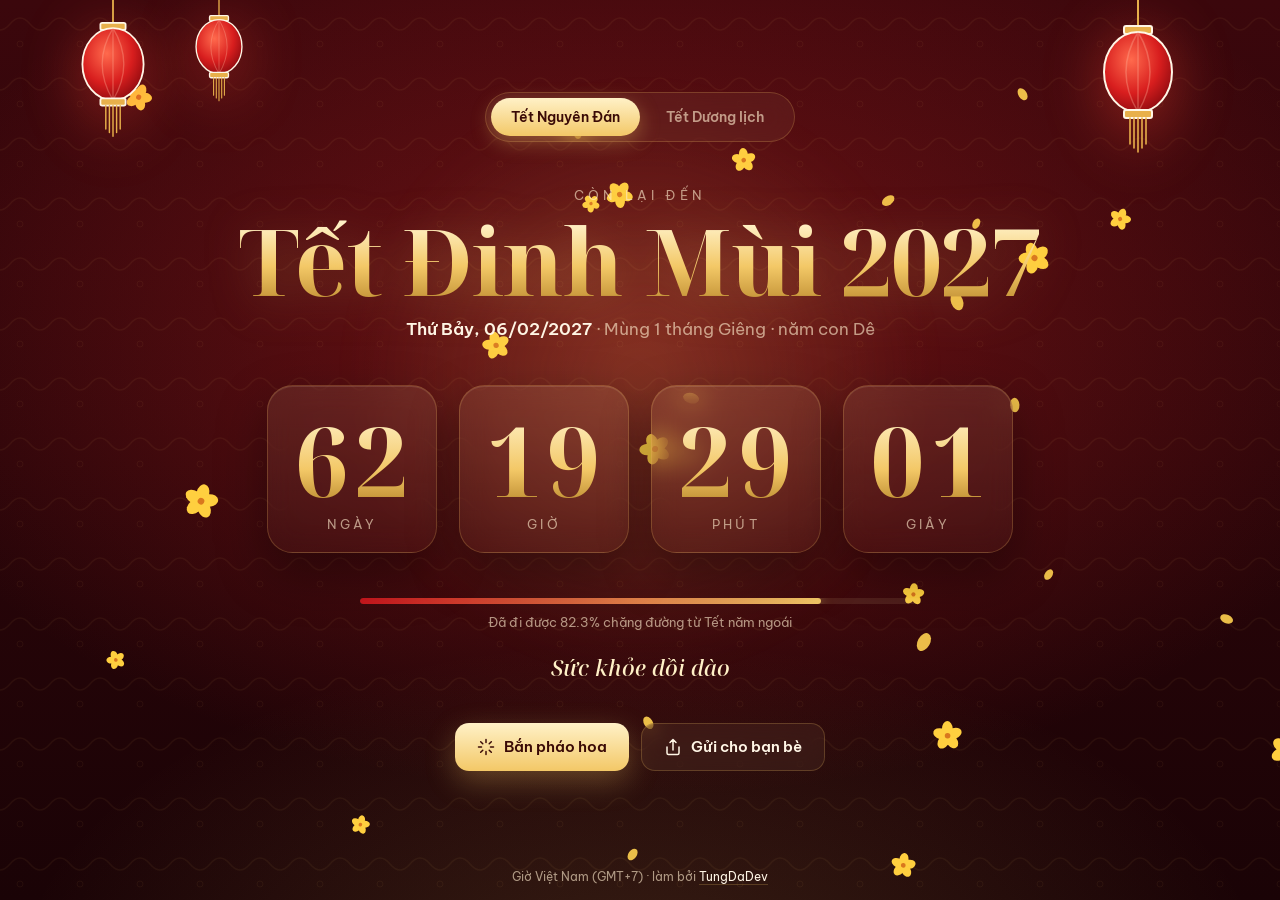
<file: index.html>
<!doctype html>
<html lang="vi">
<head>
  <meta charset="utf-8">
  <meta name="viewport" content="width=device-width, initial-scale=1, viewport-fit=cover">
  <title>Đếm ngược Tết</title>
  <meta name="description" content="Đếm ngược đến Tết Nguyên Đán và Tết Dương lịch theo giờ Việt Nam. Hoa mai rơi, pháo hoa và lời chúc đầu năm.">
  <meta name="theme-color" content="#2a0508">
  <meta property="og:type" content="website">
  <meta property="og:url" content="https://saptet.tungdadev.com/">
  <meta property="og:title" content="Sắp Tết rồi! Còn bao nhiêu ngày nữa?">
  <meta property="og:description" content="Đếm ngược từng giây đến Tết Đinh Mùi 2027 theo giờ Việt Nam — hoa mai rơi, pháo hoa và lời chúc đầu năm.">
  <meta property="og:image" content="https://saptet.tungdadev.com/og.png">
  <meta property="og:image:width" content="1200">
  <meta property="og:image:height" content="630">
  <meta property="og:locale" content="vi_VN">
  <meta name="twitter:card" content="summary_large_image">
  <link rel="icon" href="favicon.svg" type="image/svg+xml">
  <link rel="preconnect" href="https://fonts.googleapis.com">
  <link rel="preconnect" href="https://fonts.gstatic.com" crossorigin>
  <link href="https://fonts.googleapis.com/css2?family=Noto+Serif+Display:ital,wght@0,500;0,700;1,500&family=Be+Vietnam+Pro:wght@400;500;600;700&display=swap" rel="stylesheet">
  <link rel="stylesheet" href="style.css">
</head>
<body>
  <canvas id="petals" aria-hidden="true"></canvas>
  <canvas id="fireworks" aria-hidden="true"></canvas>
  <div class="glow" aria-hidden="true"></div>

  <svg class="lantern l1" viewBox="0 0 80 160" aria-hidden="true"><use href="#lantern"/></svg>
  <svg class="lantern l2" viewBox="0 0 80 160" aria-hidden="true"><use href="#lantern"/></svg>
  <svg class="lantern l3" viewBox="0 0 80 160" aria-hidden="true"><use href="#lantern"/></svg>
  <svg width="0" height="0" style="position:absolute">
    <defs>
      <radialGradient id="lg" cx=".4" cy=".35" r=".7"><stop offset="0" stop-color="#ff6a4d"/><stop offset=".6" stop-color="#d81e1e"/><stop offset="1" stop-color="#8f0b10"/></radialGradient>
      <symbol id="lantern" viewBox="0 0 80 160">
        <line x1="40" y1="0" x2="40" y2="34" stroke="#e8b04b" stroke-width="2"/>
        <rect x="26" y="32" width="28" height="8" rx="2" fill="#e8b04b"/>
        <ellipse cx="40" cy="78" rx="34" ry="40" fill="url(#lg)"/>
        <path d="M40 38 Q16 78 40 118 M40 38 Q64 78 40 118 M40 38 V118" stroke="#ffb199" stroke-opacity=".35" stroke-width="1.5" fill="none"/>
        <rect x="26" y="116" width="28" height="8" rx="2" fill="#e8b04b"/>
        <path d="M32 124 v26 M36 124 v30 M40 124 v34 M44 124 v30 M48 124 v26" stroke="#e8b04b" stroke-width="1.6"/>
      </symbol>
    </defs>
  </svg>

  <main class="wrap">
    <div class="switch" role="tablist" aria-label="Chọn mốc đếm ngược">
      <button role="tab" aria-selected="true" data-mode="tet">Tết Nguyên Đán</button>
      <button role="tab" aria-selected="false" data-mode="duong">Tết Dương lịch</button>
      <span class="thumb" aria-hidden="true"></span>
    </div>

    <p class="kicker" id="kicker">Còn lại đến</p>
    <h1 class="title" id="title">Tết</h1>
    <p class="date" id="date"></p>

    <div class="clock" id="clock" aria-live="off">
      <div class="unit"><div class="num" data-u="d"></div><span>Ngày</span></div>
      <div class="unit"><div class="num" data-u="h"></div><span>Giờ</span></div>
      <div class="unit"><div class="num" data-u="m"></div><span>Phút</span></div>
      <div class="unit"><div class="num" data-u="s"></div><span>Giây</span></div>
    </div>
    <p class="sr" id="sr" aria-live="polite"></p>

    <div class="progress" aria-hidden="true">
      <div class="bar"><i id="bar"></i></div>
      <p id="progress-text"></p>
    </div>

    <p class="wish" id="wish"></p>

    <div class="actions">
      <button class="btn gold" id="fire-btn">
        <svg viewBox="0 0 24 24"><path d="M12 2v4M12 18v4M4.9 4.9l2.8 2.8M16.3 16.3l2.8 2.8M2 12h4M18 12h4M4.9 19.1l2.8-2.8M16.3 7.7l2.8-2.8"/></svg>
        Bắn pháo hoa
      </button>
      <button class="btn ghost" id="share-btn">
        <svg viewBox="0 0 24 24"><path d="M4 12v8a2 2 0 0 0 2 2h12a2 2 0 0 0 2-2v-8M16 6l-4-4-4 4M12 2v14"/></svg>
        Gửi cho bạn bè
      </button>
    </div>
  </main>

  <footer class="foot">Giờ Việt Nam (GMT+7) · làm bởi <a href="https://www.tungdadev.com/">TungDaDev</a></footer>
  <div class="sheet-scrim" id="sheet-scrim"></div>
  <section class="sheet" id="share-sheet" role="dialog" aria-modal="true" aria-labelledby="sheet-title" aria-hidden="true">
    <div class="sheet-head">
      <h2 id="sheet-title">Gửi cho bạn bè</h2>
      <button class="sheet-x" id="sheet-close" aria-label="Đóng"><svg viewBox="0 0 24 24"><path d="M18 6L6 18M6 6l12 12"/></svg></button>
    </div>
    <p class="sheet-preview" id="share-preview"></p>
    <div class="sheet-grid">
      <button data-share="facebook"><i style="background:#1877F2"><svg class="brand" viewBox="0 0 24 24"><path d="M14 8h3V4h-3c-2.8 0-4.5 1.8-4.5 4.6V11H7v4h2.5v9h4v-9h3l.5-4h-3.5V8.9c0-.6.4-.9 1-.9z"/></svg></i>Facebook</button>
      <button data-share="messenger"><i style="background:linear-gradient(45deg,#0099FF,#A033FF 60%,#FF5280)"><svg class="brand" viewBox="0 0 24 24"><path d="M12 2C6.4 2 2 6.1 2 11.6c0 2.9 1.2 5.4 3.2 7.1V22l2.9-1.6c1.2.3 2.5.5 3.9.5 5.6 0 10-4.1 10-9.4S17.6 2 12 2zm1 12.6l-2.5-2.7-5 2.7 5.5-5.8 2.6 2.7 4.9-2.7-5.5 5.8z"/></svg></i>Messenger</button>
      <button data-share="zalo"><i style="background:#0068FF"><b class="zalo">Zalo</b></i>Zalo</button>
      <button data-share="telegram"><i style="background:#26A5E4"><svg class="brand" viewBox="0 0 24 24"><path d="M21.6 4.2L2.9 11.4c-1.3.5-1.3 1.2-.2 1.6l4.8 1.5 1.8 5.6c.2.6.4.8.9.8.4 0 .6-.2.9-.4l2.3-2.2 4.7 3.5c.9.5 1.5.2 1.7-.8l3.1-14.6c.3-1.3-.5-1.9-1.3-1.5zM9.3 14.4l9-5.7c.4-.3.8-.1.5.2l-7.7 7-.3 3.2-1.5-4.7z"/></svg></i>Telegram</button>
      <button data-share="x"><i style="background:#000"><svg class="brand" viewBox="0 0 24 24"><path d="M17.8 3H21l-7 8 8.2 10h-6.4l-5-6.2L5.1 21H2l7.5-8.6L1.6 3h6.6l4.5 5.7L17.8 3zm-1.1 16.2h1.8L7.2 4.7H5.3l11.4 14.5z"/></svg></i>X</button>
      <button data-share="copy"><i style="background:linear-gradient(180deg,#fff1c7,#f3c867)"><svg viewBox="0 0 24 24" style="color:#3a0a06"><path d="M10 13a5 5 0 0 0 7.5.5l3-3a5 5 0 0 0-7-7l-1.7 1.7M14 11a5 5 0 0 0-7.5-.5l-3 3a5 5 0 0 0 7 7l1.7-1.7"/></svg></i>Chép link</button>
      <button data-share="more"><i style="background:rgba(255,220,170,.14)"><svg viewBox="0 0 24 24"><circle cx="5" cy="12" r="1.5"/><circle cx="12" cy="12" r="1.5"/><circle cx="19" cy="12" r="1.5"/></svg></i>Khác…</button>
    </div>
  </section>
  <div class="toast" id="toast" role="status"></div>
  <script src="fireworks.js"></script>
  <script src="app.js"></script>
  <!-- Cloudflare Web Analytics --><script type='module' src='https://static.cloudflareinsights.com/beacon.min.js' data-cf-beacon='{"token": "121ebc605e974a3b8ce880a5c7136b65"}'></script><!-- End Cloudflare Web Analytics -->
</body>
</html>
</file>
<file: style.css>
:root {
  --bg0: #1a0306; --bg1: #3b070c; --red: #c8161d;
  --gold: #f3c867; --gold2: #fff1c7; --gold3: #b8862b;
  --ink: #fff6e6; --muted: rgba(255, 236, 205, .62);
  --glass: rgba(255, 220, 170, .06); --line: rgba(243, 200, 103, .22);
  --serif: "Noto Serif Display", Georgia, serif;
  --sans: "Be Vietnam Pro", system-ui, sans-serif;
  --ease: cubic-bezier(.22, 1, .36, 1);
}
* { box-sizing: border-box; }
html, body { height: 100%; }
body {
  margin: 0; min-height: 100dvh; color: var(--ink); font-family: var(--sans); -webkit-font-smoothing: antialiased;
  background:
    radial-gradient(1200px 700px at 50% 38%, rgba(214, 40, 40, .38), transparent 65%),
    radial-gradient(900px 500px at 50% 110%, rgba(243, 200, 103, .14), transparent 70%),
    linear-gradient(180deg, var(--bg1), var(--bg0));
  overflow-x: hidden; display: flex; flex-direction: column;
}
/* hoạ tiết mây cổ rất mờ */
body::before {
  content: ""; position: fixed; inset: 0; pointer-events: none; opacity: .06;
  background-image: url("data:image/svg+xml,%3Csvg xmlns='http://www.w3.org/2000/svg' width='120' height='60' viewBox='0 0 120 60'%3E%3Cpath d='M0 30c10 0 10-12 20-12s10 12 20 12 10-12 20-12 10 12 20 12 10-12 20-12 10 12 20 12' fill='none' stroke='%23f3c867' stroke-width='1.5'/%3E%3Ccircle cx='20' cy='44' r='3' fill='none' stroke='%23f3c867'/%3E%3Ccircle cx='80' cy='44' r='3' fill='none' stroke='%23f3c867'/%3E%3C/svg%3E");
}
canvas { position: fixed; inset: 0; width: 100%; height: 100%; pointer-events: none; }
#fireworks { z-index: 3; }
.glow { position: fixed; left: 50%; top: 42%; width: 70vmin; height: 70vmin; transform: translate(-50%, -50%); border-radius: 50%;
  background: radial-gradient(circle, rgba(243, 200, 103, .18), transparent 65%); filter: blur(20px); animation: breathe 6s ease-in-out infinite; pointer-events: none; }
@keyframes breathe { 50% { transform: translate(-50%, -50%) scale(1.12); opacity: .7; } }
svg { width: 18px; height: 18px; fill: none; stroke: currentColor; stroke-width: 2; stroke-linecap: round; stroke-linejoin: round; }
button { font: inherit; color: inherit; cursor: pointer; }
:focus-visible { outline: 2px solid var(--gold); outline-offset: 3px; }

/* đèn lồng */
.lantern { position: fixed; top: -6px; width: 72px; height: 144px; z-index: 2; transform-origin: 50% 0; animation: sway 5s ease-in-out infinite; filter: drop-shadow(0 10px 30px rgba(255, 70, 50, .45)); }
.lantern.l1 { left: 6vw; }
.lantern.l2 { left: 15vw; width: 54px; height: 108px; animation-delay: -1.7s; animation-duration: 6s; }
.lantern.l3 { right: 8vw; width: 80px; height: 160px; animation-delay: -3s; }
@keyframes sway { 50% { transform: rotate(5deg); } 0%, 100% { transform: rotate(-5deg); } }

.wrap { position: relative; z-index: 4; flex: 1; display: flex; flex-direction: column; align-items: center; justify-content: center; text-align: center;
  padding: max(28px, env(safe-area-inset-top)) 20px 20px; }

/* công tắc chọn mốc */
.switch { position: relative; display: grid; grid-template-columns: 1fr 1fr; padding: 5px; border-radius: 999px; background: var(--glass); border: 1px solid var(--line);
  backdrop-filter: blur(12px); -webkit-backdrop-filter: blur(12px); margin-bottom: clamp(26px, 5vh, 52px); }
.switch button { position: relative; z-index: 1; border: 0; background: none; padding: 10px 20px; border-radius: 999px; font-size: 14px; font-weight: 600; color: var(--muted); transition: color .3s; }
.switch button[aria-selected="true"] { color: #3a0a06; }
.switch .thumb { position: absolute; top: 5px; bottom: 5px; left: 5px; width: calc(50% - 5px); border-radius: 999px;
  background: linear-gradient(180deg, var(--gold2), var(--gold)); box-shadow: 0 6px 20px rgba(243, 200, 103, .35); transition: transform .45s var(--ease); }
.switch[data-mode="duong"] .thumb { transform: translateX(100%); }

.kicker { margin: 0; font-size: 13px; letter-spacing: .32em; text-transform: uppercase; color: var(--muted); }
.title { margin: 10px 0 8px; font: 700 clamp(40px, 8vw, 92px)/1.05 var(--serif); letter-spacing: -.01em;
  background: linear-gradient(180deg, var(--gold2) 10%, var(--gold) 55%, var(--gold3)); -webkit-background-clip: text; background-clip: text; color: transparent;
  filter: drop-shadow(0 4px 24px rgba(243, 200, 103, .25)); }
.date { margin: 0 0 clamp(26px, 5vh, 48px); color: var(--muted); font-size: clamp(14px, 1.6vw, 17px); }
.date b { color: var(--ink); font-weight: 600; }

/* đồng hồ */
.clock { display: flex; gap: clamp(10px, 2vw, 22px); }
.unit { width: clamp(72px, 15vw, 170px); padding: clamp(14px, 2.2vw, 26px) 0 clamp(12px, 1.8vw, 20px); border-radius: clamp(16px, 2vw, 26px);
  background: linear-gradient(180deg, rgba(255, 220, 170, .10), rgba(255, 220, 170, .03)); border: 1px solid var(--line);
  backdrop-filter: blur(14px); -webkit-backdrop-filter: blur(14px); box-shadow: 0 20px 50px rgba(0, 0, 0, .35), inset 0 1px 0 rgba(255, 240, 210, .12); }
.unit span { display: block; margin-top: 8px; font-size: clamp(11px, 1.2vw, 13px); letter-spacing: .24em; text-transform: uppercase; color: var(--muted); }
.num { display: flex; justify-content: center; font: 700 clamp(36px, 7.5vw, 96px)/1 var(--serif); font-variant-numeric: tabular-nums; height: 1em; overflow: hidden; }
.num .d { position: relative; display: inline-block; font-weight: inherit; width: .62em; height: 1em; }
.num .d i { position: absolute; inset: 0; font-style: normal;
  background: linear-gradient(180deg, var(--gold2), var(--gold) 60%, var(--gold3)); -webkit-background-clip: text; background-clip: text; color: transparent; }
.num .d i.old { animation: up-out .5s var(--ease) forwards; }
.num .d i.new { animation: up-in .5s var(--ease) forwards; }
@keyframes up-out { to { transform: translateY(-100%); opacity: 0; } }
@keyframes up-in { from { transform: translateY(100%); opacity: 0; } to { transform: none; opacity: 1; } }
.sr { position: absolute; width: 1px; height: 1px; overflow: hidden; clip: rect(0 0 0 0); }

.progress { width: min(560px, 90vw); margin-top: clamp(28px, 5vh, 46px); }
.bar { height: 6px; border-radius: 3px; background: rgba(255, 220, 170, .1); overflow: hidden; }
.bar i { display: block; height: 100%; width: 0; border-radius: 3px; background: linear-gradient(90deg, var(--red), var(--gold)); transition: width 1s var(--ease); box-shadow: 0 0 12px rgba(243, 200, 103, .6); }
.progress p { margin: 10px 0 0; font-size: 13px; color: var(--muted); }

.wish { min-height: 1.6em; margin: 22px 0 0; font: italic 500 clamp(17px, 2vw, 22px)/1.4 var(--serif); color: var(--gold2); transition: opacity .6s, transform .6s var(--ease); }
.wish.swap { opacity: 0; transform: translateY(6px); }

.actions { display: flex; gap: 12px; margin-top: clamp(24px, 4vh, 36px); flex-wrap: wrap; justify-content: center; }
.btn { display: inline-flex; align-items: center; gap: 9px; height: 48px; padding: 0 22px; border-radius: 14px; font-weight: 600; font-size: 15px; transition: transform .25s var(--ease), box-shadow .25s; }
.btn:hover { transform: translateY(-2px); }
.btn:active { transform: scale(.97); }
.btn.gold { border: 0; color: #3a0a06; background: linear-gradient(180deg, var(--gold2), var(--gold)); box-shadow: 0 10px 30px rgba(243, 200, 103, .3); }
.btn.gold:hover { box-shadow: 0 14px 40px rgba(243, 200, 103, .45); }
.btn.ghost { border: 1px solid var(--line); background: var(--glass); backdrop-filter: blur(10px); }

/* ngày Tết: đồng hồ nhường chỗ cho lời chúc */
body.celebrate .clock, body.celebrate .progress { display: none; }
body.celebrate .title { font-size: clamp(46px, 10vw, 120px); }
body.celebrate .wish { font-size: clamp(20px, 2.6vw, 30px); }

.foot { position: relative; z-index: 4; text-align: center; padding: 14px 0 max(16px, env(safe-area-inset-bottom)); font-size: 12px; color: var(--muted); }
.foot a { color: var(--ink); text-decoration: none; border-bottom: 1px solid var(--line); }
.toast { position: fixed; left: 50%; bottom: 70px; z-index: 12; transform: translate(-50%, 16px); opacity: 0; pointer-events: none;
  padding: 10px 16px; border-radius: 12px; background: var(--gold2); color: #3a0a06; font-weight: 600; font-size: 14px; transition: .3s var(--ease); }
.toast.show { opacity: 1; transform: translate(-50%, 0); }

.sheet-scrim { position: fixed; inset: 0; z-index: 7; background: rgba(10, 0, 2, .55); backdrop-filter: blur(3px); opacity: 0; pointer-events: none; transition: opacity .3s var(--ease); }
.sheet { position: fixed; z-index: 8; left: 50%; bottom: 0; width: min(520px, 100%); transform: translate(-50%, 110%); transition: transform .45s var(--ease);
  padding: 22px 22px max(22px, env(safe-area-inset-bottom)); border-radius: 26px 26px 0 0; border: 1px solid var(--line); border-bottom: 0;
  background: linear-gradient(180deg, rgba(70, 12, 16, .96), rgba(36, 5, 8, .98)); box-shadow: 0 -20px 60px rgba(0, 0, 0, .5); }
body.sheet-open .sheet { transform: translate(-50%, 0); }
body.sheet-open .sheet-scrim { opacity: 1; pointer-events: auto; }
.sheet-head { display: flex; align-items: center; justify-content: space-between; }
.sheet h2 { margin: 0; font: 700 22px var(--serif); color: var(--gold2); }
.sheet-x { width: 38px; height: 38px; border-radius: 12px; border: 1px solid var(--line); background: var(--glass); display: grid; place-items: center; }
.sheet-preview { margin: 10px 0 18px; padding: 12px 14px; border-radius: 14px; background: rgba(255, 220, 170, .06); border: 1px dashed var(--line); color: var(--muted); font-size: 14px; }
.sheet-grid { display: grid; grid-template-columns: repeat(4, 1fr); gap: 14px 8px; }
.sheet-grid button { display: flex; flex-direction: column; align-items: center; gap: 8px; border: 0; background: none; padding: 6px 0; font-size: 12.5px; color: var(--ink); border-radius: 14px; transition: transform .2s var(--ease); }
.sheet-grid button:hover { transform: translateY(-3px); }
.sheet-grid i { width: 54px; height: 54px; border-radius: 17px; display: grid; place-items: center; color: #fff; box-shadow: 0 8px 20px rgba(0, 0, 0, .3); }
.sheet-grid i svg { width: 24px; height: 24px; }
.sheet-grid .brand { fill: currentColor; stroke: none; }
.zalo { font: 800 14px/1 var(--sans); letter-spacing: -.02em; }
@media (min-width: 561px) { .sheet { bottom: 50%; border-radius: 26px; border-bottom: 1px solid var(--line); transform: translate(-50%, 50%) scale(.96); opacity: 0; pointer-events: none; transition: transform .35s var(--ease), opacity .25s; }
  body.sheet-open .sheet { transform: translate(-50%, 50%); opacity: 1; pointer-events: auto; } }

@media (max-width: 560px) {
  .lantern.l2 { display: none; }
  .lantern.l1 { left: 2vw; width: 52px; height: 104px; }
  .lantern.l3 { right: 2vw; width: 56px; height: 112px; }
  .switch button { padding: 9px 14px; font-size: 13px; }
}
@media (prefers-reduced-motion: reduce) {
  *, *::before, *::after { animation: none !important; transition-duration: .01ms !important; }
}
</file>
